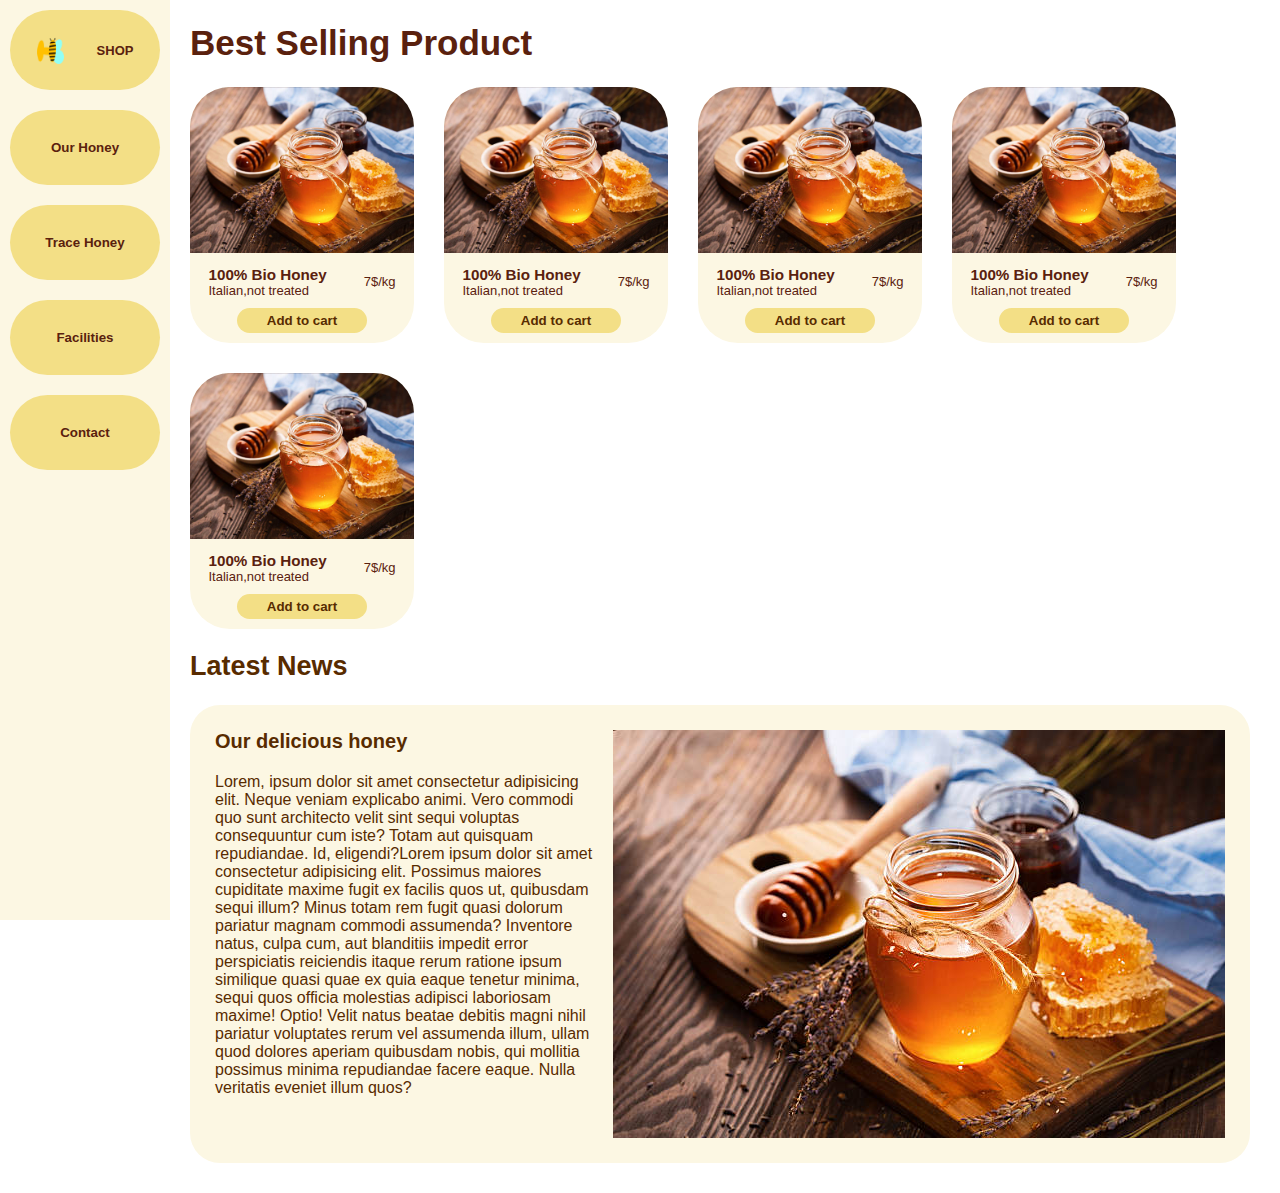
<file: index.html>
<!DOCTYPE html>
<html lang="en">
<head>
    <meta charset="UTF-8">
    <meta http-equiv="X-UA-Compatible" content="IE=edge">
    <meta name="viewport" content="width=device-width, initial-scale=1.0">
    <title>Honey shop</title>
    <link rel="stylesheet" href="assets/css/style.css">
</head>
<body>
    <div id="container">
        <nav>
            <button>Our Honey</button>
            <button>Trace Honey</button>
            <div>
                <img src="assets/imgs/logo.png" alt="logo" width="27px" height="27px">
                <p>SHOP</p>
            </div>
            <button>Facilities</button>
            <button>Contact</button>
        </nav>
        <main>
            <h1>Best Selling Product</h1>
            <div id="card-container">
                <div class="card">
                    <div class="img-container"></div>
                    <div class="testo">
                        <div class="main-card">
                            <div class="description">
                                <h3>100% Bio Honey</h3>
                                <p>Italian,not treated</p>
                            </div>
                            <p>7$/kg</p>
                        </div>
                        <button>Add to cart</button>
                    </div>    
                </div>
                <div class="card">
                    <div class="img-container"></div>
                    <div class="testo">
                        <div class="main-card">
                            <div class="description">
                                <h3>100% Bio Honey</h3>
                                <p>Italian,not treated</p>
                            </div>
                            <p>7$/kg</p>
                        </div>
                        <button>Add to cart</button>
                    </div>    
                </div>
                <div class="card">
                    <div class="img-container"></div>
                    <div class="testo">
                        <div class="main-card">
                            <div class="description">
                                <h3>100% Bio Honey</h3>
                                <p>Italian,not treated</p>
                            </div>
                            <p>7$/kg</p>
                        </div>
                        <button>Add to cart</button>
                    </div>    
                </div>
                <div class="card">
                    <div class="img-container"></div>
                    <div class="testo">
                        <div class="main-card">
                            <div class="description">
                                <h3>100% Bio Honey</h3>
                                <p>Italian,not treated</p>
                            </div>
                            <p>7$/kg</p>
                        </div>
                        <button>Add to cart</button>
                    </div>    
                </div>
                <div class="card">
                    <div class="img-container"></div>
                    <div class="testo">
                        <div class="main-card">
                            <div class="description">
                                <h3>100% Bio Honey</h3>
                                <p>Italian,not treated</p>
                            </div>
                            <p>7$/kg</p>
                        </div>
                        <button>Add to cart</button>
                    </div>    
                </div>
            </div>
            <h2>Latest News</h2>
            <article>
                <div class="cont-text">
                    <h3>Our delicious honey</h3>
                    <p>Lorem, ipsum dolor sit amet consectetur adipisicing elit. Neque veniam explicabo animi. Vero commodi quo sunt architecto velit sint sequi voluptas consequuntur cum iste? Totam aut quisquam repudiandae. Id, eligendi?Lorem ipsum dolor sit amet consectetur adipisicing elit. Possimus maiores cupiditate maxime fugit ex facilis quos ut, quibusdam sequi illum? Minus totam rem fugit quasi dolorum pariatur magnam commodi assumenda?
                    Inventore natus, culpa cum, aut blanditiis impedit error perspiciatis reiciendis itaque rerum ratione ipsum similique quasi quae ex quia eaque tenetur minima, sequi quos officia molestias adipisci laboriosam maxime! Optio!
                    Velit natus beatae debitis magni nihil pariatur voluptates rerum vel assumenda illum, ullam quod dolores aperiam quibusdam nobis, qui mollitia possimus minima repudiandae facere eaque. Nulla veritatis eveniet illum quos?</p>
                </div>
                <img src="assets/imgs/honey.jpg" alt="miele-articolo">
            </article>
        </main>
    </div>
</body>
</html>
</file>
<file: assets/css/style.css>
/* navBar */

nav{
    display: flex;
    align-items: center;
    background-color: #fcf7e3;
    justify-content: center;
    gap: 10px;
    margin: 20px;
    margin-bottom: 0;
    height: 100px;
    position: sticky;
    top: 0;
}



nav div{
    display: flex;
    align-items: center;
    background-color: #f3df86;
    padding: 10px;
    border-radius: 40px;
    width: 100px;
    height: 50px;
    justify-content: space-between;
    font-weight: 500;
    font-size: 20px;
    color: #5a210e;
}

nav button{
    padding: 10px;
    border-radius: 40px;
    background-color: #f3df86;
    color: #5a210e;
    border: none;
    font-weight: bold;
}


@media screen and (min-width: 768px ) {
    #container{
        display: flex;    
    }

    nav{
        display: flex;
        flex-direction: column;
        align-items: center;
        background-color: #fcf7e3;
        justify-content: flex-start;
        gap: 20px;
        margin: 0;
        margin-bottom: 0;
        position: static;
        height: 100vh;
        position: fixed;
        padding: 10px;
        
    }

    nav div{
        order: -1;
        padding-block: 15px;
        width: 130px;
        justify-content: space-around;
        font-size: 13px;
        font-weight: bold;
    }

    nav button{
        width: 150px;
        padding: 30px;
    }

    main{
        display: flex;
        flex-direction: column;
        overflow: auto;
        margin-left: 160px;
    }
}
/* main */

body{
    margin: 0;
    font-family: Verdana, Geneva, Tahoma, sans-serif;
}

main{
   display: flex;
   flex-direction: column; 
   box-sizing: border-box;
   padding: 30px;
   width: 100%;
   padding-top:0 ;
   /* gap: 30px; */
}

#card-container{
    display: flex;
    flex-wrap: wrap;
    justify-content: flex-start;
    gap: 30px;
   max-width: 500px;
   margin-inline: auto;
}

h1{
    color:#5a210e ;
    font-weight: bold;
    font-size: 35px;

}
/* card css */
.card{
    border-radius: 40px;
    height: 16rem;
    display: flex;
    flex-direction: column;
    justify-content: space-between;
    width: 14rem;
    background-color:#fcf7e3 ;
}
.img-container{
    background-image: url('../imgs/honey.jpg');
    width: 100%;
    height: 20px;
    flex-basis: 100px;
    background-size: cover;
    border-top-right-radius: 40px;
    border-top-left-radius: 40px;
    flex-basis: 65%;
    background-position: 50%;
    
}
.main-card{
    display: flex;
    margin: 10px;
    align-items: center;
    justify-content: space-around;
    width: 100%;
}

.description h3,p{
    margin: 0;
}
.testo{
    display: flex;
    flex-direction: column;
    justify-content: center;
    align-items: center;
    color:#5a210e ;
    font-size: 13px;
    border-bottom-left-radius:40px ;
    border-bottom-right-radius: 40px;
}
.testo button{
    padding-inline: 30px;
    margin-bottom: 10px;
    padding-block: 5px;
    border-radius: 50px;
    background-color: #f3df86;
    color: #582b00;
    border: 0;
    font-weight: bold;
}

@media screen and (min-width: 768px ) {
    #card-container{
        display: flex;
        flex-wrap: wrap;
        justify-content: flex-start;
        gap: 30px;
       max-width: 100%;
       margin-inline: auto;
    }
}

/* article */
h2 {
    color: #582b00;
    font-weight: bold;
    font-size: 27px;
}

article{
    background-color: #fcf7e3;
    color: #582b00;
    padding: 25px;
    display: flex;
    flex-direction: column;
    justify-content: space-around;
    border-radius: 30px;
}

article h3{
    margin-top: 0;
    font-size: 20px;
    font-weight: bold;
}

article p{
    font-weight: 500;
    font-size: 16px;
    padding-bottom: 25px;
}

article img{
    width: 100%;  
}

@media screen and (min-width: 768px ) {
    article{
        max-width:700px ;
        padding: 25px;
        display: flex;
        flex-direction: column;
        justify-content: space-around;
        border-radius: 30px;
    }
}    

@media screen and (min-width: 1276px ) {
   article{
        flex-direction: row;
        max-width: 100%;
   }
   article p{
        margin-right: 20px;
    }
 
}
</file>
